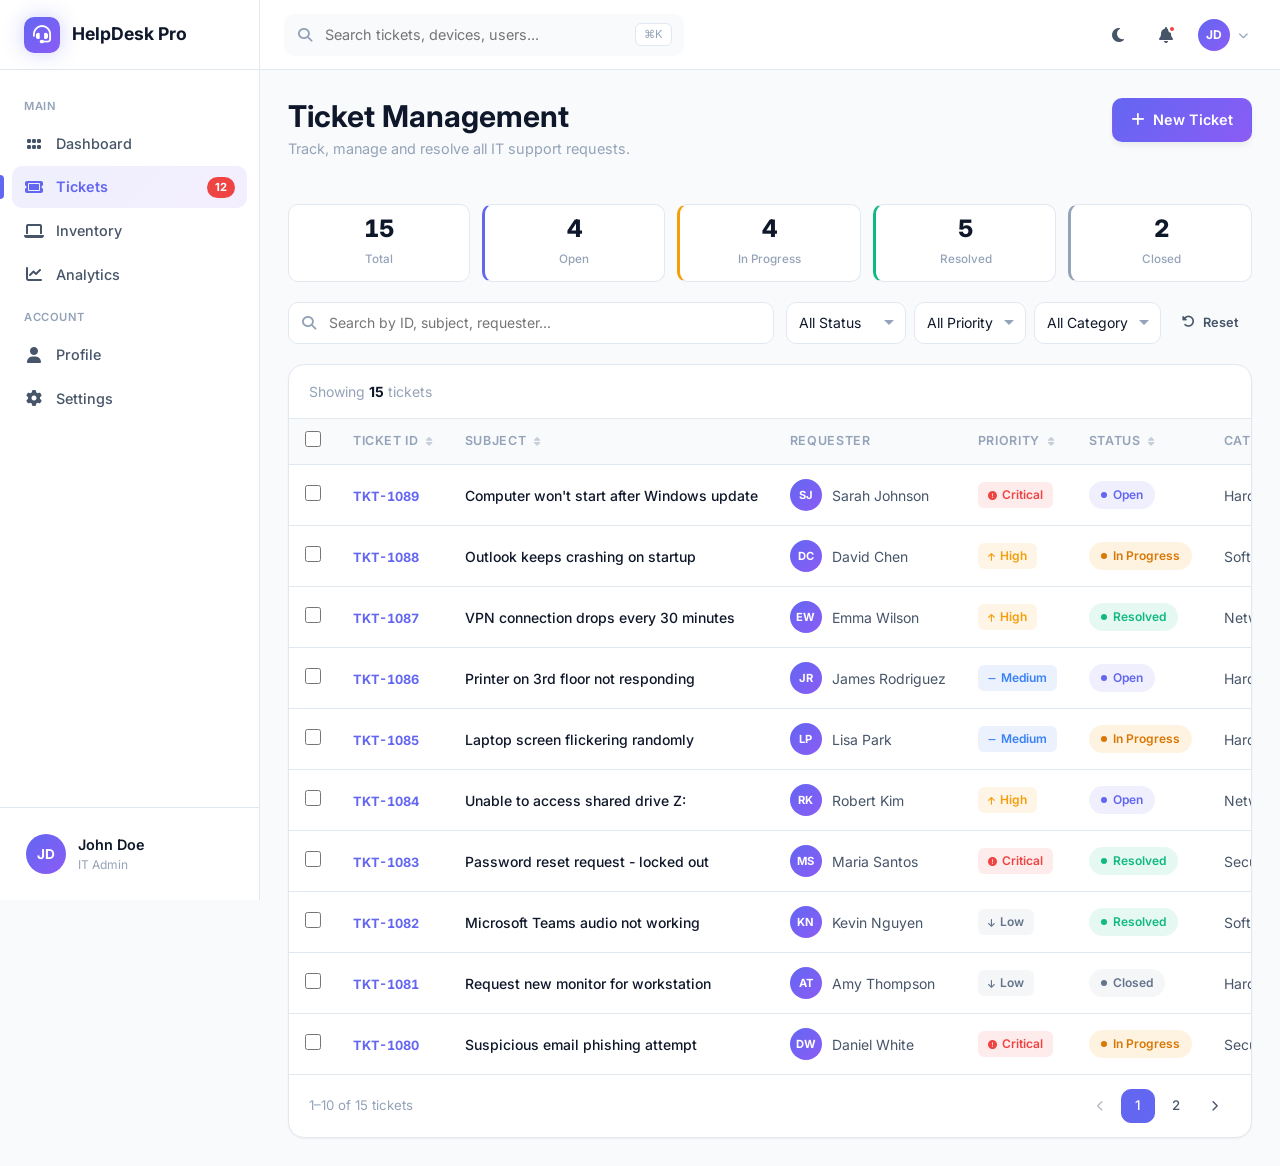
<file: tickets.html>
<!DOCTYPE html>
<html lang="en">
<head>
  <meta charset="UTF-8" />
  <meta name="viewport" content="width=device-width, initial-scale=1.0" />
  <title>IT Helpdesk System | Tickets</title>

  <!-- ===== SEO & Open Graph (Step 11) ===== -->
  <meta property="og:title"       content="IT Helpdesk System — Ticket Management" />
  <meta property="og:description" content="Ticket management page with search, filter, sort, pagination and bulk actions." />
  <meta property="og:type"        content="website" />
  <meta property="og:url"         content="https://youcancallmefah.github.io/it-helpdesk-system/tickets.html" />
  <meta name="twitter:card"        content="summary_large_image" />
  <meta name="twitter:title"       content="IT Helpdesk System — Tickets" />
  <meta name="twitter:description" content="Modern ticket management page built with vanilla JS." />

  <!-- ===== Google Fonts ===== -->
  <link rel="preconnect" href="https://fonts.googleapis.com" />
  <link rel="preconnect" href="https://fonts.gstatic.com" crossorigin />
  <link href="https://fonts.googleapis.com/css2?family=Inter:wght@400;500;600;700;800&display=swap" rel="stylesheet" />

  <!-- ===== Libraries CSS ===== -->
  <link href="https://cdn.jsdelivr.net/npm/bootstrap@5.3.2/dist/css/bootstrap.min.css" rel="stylesheet" />
  <link rel="stylesheet" href="https://cdnjs.cloudflare.com/ajax/libs/font-awesome/6.5.1/css/all.min.css" />
  <link rel="stylesheet" href="https://unpkg.com/aos@2.3.4/dist/aos.css" />

  <!-- ===== Our CSS ===== -->
  <link rel="stylesheet" href="assets/css/themes.css" />
  <link rel="stylesheet" href="assets/css/main.css" />
  <link rel="stylesheet" href="assets/css/layout.css" />
  <link rel="stylesheet" href="assets/css/components.css" />
  <link rel="stylesheet" href="assets/css/animations.css" />
</head>

<body>
<div class="app-container">

  <!-- ========== SIDEBAR (copy จาก index.html) ========== -->
  <aside class="sidebar" id="sidebar">
    <div class="sidebar__logo">
      <div class="sidebar__logo-icon">
        <i class="fa-solid fa-headset"></i>
      </div>
      <span class="sidebar__logo-text">HelpDesk Pro</span>
    </div>

    <nav class="sidebar__nav">
      <div class="sidebar__nav-label">Main</div>

      <a href="index.html" class="sidebar__nav-item">
        <i class="fa-solid fa-grip"></i>
        <span>Dashboard</span>
      </a>

      <a href="tickets.html" class="sidebar__nav-item sidebar__nav-item--active">
        <!-- active เปลี่ยนมาที่ tickets แล้ว -->
        <i class="fa-solid fa-ticket"></i>
        <span>Tickets</span>
        <span class="sidebar__nav-badge">12</span>
      </a>

      <a href="coming-soon.html" class="sidebar__nav-item">
        <i class="fa-solid fa-laptop"></i>
        <span>Inventory</span>
      </a>

      <a href="coming-soon.html" class="sidebar__nav-item">
        <i class="fa-solid fa-chart-line"></i>
        <span>Analytics</span>
      </a>

      <div class="sidebar__nav-label">Account</div>

      <a href="coming-soon.html" class="sidebar__nav-item">
        <i class="fa-solid fa-user"></i>
        <span>Profile</span>
      </a>

      <a href="coming-soon.html" class="sidebar__nav-item">
        <i class="fa-solid fa-gear"></i>
        <span>Settings</span>
      </a>
    </nav>

    <div class="sidebar__footer">
      <div class="sidebar__user">
        <div class="sidebar__avatar">JD</div>
        <div class="sidebar__user-info">
          <div class="sidebar__user-name">John Doe</div>
          <div class="sidebar__user-role">IT Admin</div>
        </div>
      </div>
    </div>
  </aside>

  <!-- ========== MAIN AREA ========== -->
  <div class="main-area">

    <!-- Topbar -->
    <header class="topbar">
      <button class="topbar__toggle" id="sidebarToggle" aria-label="Toggle sidebar">
        <i class="fa-solid fa-bars"></i>
      </button>
      <div class="topbar__search">
        <i class="fa-solid fa-magnifying-glass"></i>
        <input type="text" placeholder="Search tickets, devices, users..." class="topbar__search-input" />
        <kbd class="topbar__search-kbd">⌘K</kbd>
      </div>
      <div class="topbar__actions">
        <button class="topbar__icon-btn" id="themeToggle" aria-label="Toggle theme" data-tooltip="Toggle theme">
          <i class="fa-solid fa-moon"></i>
        </button>
        <button class="topbar__icon-btn topbar__icon-btn--has-badge" aria-label="Notifications" data-tooltip="Notifications">
          <i class="fa-solid fa-bell"></i>
          <span class="topbar__notification-dot"></span>
        </button>
        <div class="topbar__profile">
          <div class="topbar__avatar">JD</div>
          <i class="fa-solid fa-chevron-down topbar__profile-arrow"></i>
        </div>
      </div>
    </header>

    <!-- ========== CONTENT ========== -->
    <main class="content">

      <!-- Page Header -->
      <div class="content__header">
        <div>
          <h1>Ticket Management</h1>
          <p>Track, manage and resolve all IT support requests.</p>
        </div>
        <button class="btn btn-primary" id="newTicketBtn">
          <i class="fa-solid fa-plus"></i>
          <span>New Ticket</span>
        </button>
      </div>

      <!-- ===== Mini Stats Bar ===== -->
      <div class="ticket-stats" data-aos="fade-up">
        <div class="ticket-stat">
          <span class="ticket-stat__value" id="statTotal">0</span>
          <span class="ticket-stat__label">Total</span>
        </div>
        <div class="ticket-stat ticket-stat--open">
          <span class="ticket-stat__value" id="statOpen">0</span>
          <span class="ticket-stat__label">Open</span>
        </div>
        <div class="ticket-stat ticket-stat--progress">
          <span class="ticket-stat__value" id="statProgress">0</span>
          <span class="ticket-stat__label">In Progress</span>
        </div>
        <div class="ticket-stat ticket-stat--resolved">
          <span class="ticket-stat__value" id="statResolved">0</span>
          <span class="ticket-stat__label">Resolved</span>
        </div>
        <div class="ticket-stat ticket-stat--closed">
          <span class="ticket-stat__value" id="statClosed">0</span>
          <span class="ticket-stat__label">Closed</span>
        </div>
      </div>

      <!-- ===== Filter Bar ===== -->
      <div class="filter-bar" data-aos="fade-up" data-aos-delay="100">

        <!-- Search -->
        <div class="filter-bar__search">
          <i class="fa-solid fa-magnifying-glass"></i>
          <input
            type="text"
            id="ticketSearch"
            placeholder="Search by ID, subject, requester..."
            class="filter-bar__input"
          />
        </div>

        <!-- Filters -->
        <div class="filter-bar__filters">

          <select id="statusFilter" class="filter-bar__select">
            <option value="all">All Status</option>
            <option value="open">Open</option>
            <option value="in-progress">In Progress</option>
            <option value="resolved">Resolved</option>
            <option value="closed">Closed</option>
          </select>

          <select id="priorityFilter" class="filter-bar__select">
            <option value="all">All Priority</option>
            <option value="critical">Critical</option>
            <option value="high">High</option>
            <option value="medium">Medium</option>
            <option value="low">Low</option>
          </select>

          <select id="categoryFilter" class="filter-bar__select">
            <option value="all">All Category</option>
            <option value="hardware">Hardware</option>
            <option value="software">Software</option>
            <option value="network">Network</option>
            <option value="security">Security</option>
            <option value="other">Other</option>
          </select>

          <!-- Reset filters button -->
          <button class="btn btn-ghost btn-sm" id="resetFilters">
            <i class="fa-solid fa-rotate-left"></i>
            Reset
          </button>
        </div>
      </div>

      <!-- ===== Ticket Table Card ===== -->
      <div class="table-card" data-aos="fade-up" data-aos-delay="200">

        <!-- Table Header: count + bulk actions -->
        <div class="table-card__header">
          <span class="table-card__count" id="resultCount">
            Showing <strong>0</strong> tickets
          </span>
          <!-- Bulk action bar (จะโชว์เมื่อเลือก checkbox) -->
          <div class="bulk-actions" id="bulkActions" style="display:none;">
            <span class="bulk-actions__count" id="bulkCount">0 selected</span>
            <button class="btn btn-ghost btn-sm">
              <i class="fa-solid fa-user-check"></i> Assign
            </button>
            <button class="btn btn-ghost btn-sm">
              <i class="fa-solid fa-circle-check"></i> Resolve
            </button>
            <button class="btn btn-ghost btn-sm" style="color: var(--color-danger)">
              <i class="fa-solid fa-trash"></i> Delete
            </button>
          </div>
        </div>

        <!-- Table Wrapper (scroll บนมือถือ) -->
        <div class="table-wrapper">
          <table class="ticket-table" id="ticketTable">
            <thead>
              <tr>
                <th class="th-check">
                  <input type="checkbox" id="selectAll" class="table-checkbox" />
                </th>
                <th class="sortable" data-col="id">
                  Ticket ID
                  <i class="fa-solid fa-sort sort-icon"></i>
                </th>
                <th class="sortable" data-col="subject">
                  Subject
                  <i class="fa-solid fa-sort sort-icon"></i>
                </th>
                <th>Requester</th>
                <th class="sortable" data-col="priority">
                  Priority
                  <i class="fa-solid fa-sort sort-icon"></i>
                </th>
                <th class="sortable" data-col="status">
                  Status
                  <i class="fa-solid fa-sort sort-icon"></i>
                </th>
                <th>Category</th>
                <th class="sortable" data-col="date">
                  Date
                  <i class="fa-solid fa-sort sort-icon"></i>
                </th>
                <th class="th-action">Actions</th>
              </tr>
            </thead>
            <tbody id="ticketTableBody">
              <!-- JS จะ inject แถวข้อมูลที่นี่ -->
            </tbody>
          </table>
        </div>

        <!-- Empty State (แสดงเมื่อไม่มีผลลัพธ์) -->
        <div class="empty-state" id="emptyState" style="display:none;">
          <div class="empty-state__icon">
            <i class="fa-solid fa-ticket-simple"></i>
          </div>
          <h3>No tickets found</h3>
          <p>Try adjusting your search or filter criteria.</p>
          <button class="btn btn-secondary btn-sm" id="clearSearch">
            Clear filters
          </button>
        </div>

        <!-- Pagination -->
        <div class="pagination-bar" id="paginationBar">
          <span class="pagination-bar__info" id="paginationInfo"></span>
          <div class="pagination-bar__controls" id="paginationControls"></div>
        </div>

      </div>
      <!-- /.table-card -->

    </main>
  </div>
  <!-- /.main-area -->

</div>
<!-- /.app-container -->

<div class="sidebar-overlay" id="sidebarOverlay"></div>

<!-- ===== Libraries JS ===== -->
<script src="https://code.jquery.com/jquery-3.7.1.min.js"></script>
<script src="https://cdn.jsdelivr.net/npm/bootstrap@5.3.2/dist/js/bootstrap.bundle.min.js"></script>
<script src="https://cdnjs.cloudflare.com/ajax/libs/gsap/3.12.5/gsap.min.js"></script>
<script src="https://unpkg.com/aos@2.3.4/dist/aos.js"></script>

<!-- ===== Our JS ===== -->
<script src="assets/js/config.js"></script>
<script src="assets/js/ui.js"></script>
<script src="assets/js/theme.js"></script>
<script src="assets/js/animations.js"></script>
<script src="assets/js/tickets.js"></script>   <!-- page-specific logic -->
<script src="assets/js/app.js"></script>
</body>
</html>
</file>
<file: assets/css/themes.css>
/* ========================================
   THEME TOKENS - ระบบสีของทั้งระบบ
   ใช้ CSS Variables เพื่อเปลี่ยน theme ได้ง่าย
======================================== */

:root {
    /* :root = element สูงสุดของ HTML (= <html>) ตัวแปรในนี้ใช้ได้ทั้งหน้า */

    /* ===== Brand Colors (สีหลักของแบรนด์) ===== */
    --color-primary: #6366f1;
    /* สีหลัก ม่วงน้ำเงิน Indigo */
    --color-primary-hover: #4f46e5;
    /* สีหลักเข้มขึ้น สำหรับ hover */
    --color-secondary: #8b5cf6;
    /* สีรอง สำหรับ gradient */
    --color-accent: #06b6d4;
    /* สี accent สำหรับ highlight */

    /* ===== Status Colors (สีบอกสถานะ ใช้ใน badge/alert) ===== */
    --color-success: #10b981;
    /* เขียว = สำเร็จ/เปิด */
    --color-warning: #f59e0b;
    /* เหลือง = รอ/เตือน */
    --color-danger: #ef4444;
    /* แดง = error/urgent */
    --color-info: #3b82f6;
    /* ฟ้า = ข้อมูล */

    /* ===== Background Colors (สีพื้นหลัง — Light Mode) ===== */
    --bg-body: #f8fafc;
    /* พื้นหลังหลักของหน้า สีเทาอ่อนมาก */
    --bg-surface: #ffffff;
    /* พื้นของ card, sidebar — สีขาว */
    --bg-elevated: #ffffff;
    /* พื้น modal/dropdown ที่ลอยอยู่ */
    --bg-hover: #f1f5f9;
    /* สีเมื่อ hover ทับ */

    /* ===== Text Colors (สีตัวอักษร) ===== */
    --text-primary: #0f172a;
    /* ตัวอักษรหลัก ดำเข้ม */
    --text-secondary: #475569;
    /* ตัวอักษรรอง เทากลาง */
    --text-muted: #94a3b8;
    /* ตัวอักษรซีด สำหรับ caption */
    --text-on-primary: #ffffff;
    /* ตัวอักษรบนพื้นสีหลัก = ขาว */

    /* ===== Borders & Shadows (เส้นขอบ + เงา) ===== */
    --border-color: #e2e8f0;
    /* สีเส้นขอบ เทาอ่อน */
    --shadow-sm: 0 1px 2px rgba(0, 0, 0, 0.05);
    /* เงาเล็ก */
    --shadow-md: 0 4px 6px -1px rgba(0, 0, 0, 0.07);
    /* เงากลาง */
    --shadow-lg: 0 10px 25px -5px rgba(0, 0, 0, 0.1);
    /* เงาใหญ่ ใช้กับ card */
    --shadow-glow: 0 0 20px rgba(99, 102, 241, 0.3);
    /* เงาเรืองแสง สำหรับ accent */

    /* ===== Layout Sizes (ขนาดของ layout) ===== */
    --sidebar-width: 260px;
    /* ความกว้าง sidebar ตอนเปิด */
    --sidebar-collapsed: 80px;
    /* ความกว้าง sidebar ตอนหด */
    --topbar-height: 70px;
    /* ความสูง topbar */

    /* ===== Border Radius (ความโค้งของมุม) ===== */
    --radius-sm: 6px;
    /* มุมเล็ก ใช้กับ badge */
    --radius-md: 10px;
    /* มุมกลาง ใช้กับ button, input */
    --radius-lg: 16px;
    /* มุมใหญ่ ใช้กับ card */
    --radius-full: 9999px;
    /* วงกลม สำหรับ avatar */

    /* ===== Transitions (จังหวะ animation) ===== */
    --transition-fast: 150ms ease;
    /* เร็ว สำหรับ hover ปุ่ม */
    --transition-base: 250ms ease;
    /* ปกติ สำหรับ transition ทั่วไป */
    --transition-slow: 400ms ease;
    /* ช้า สำหรับ modal, sidebar */

    /* ===== Fonts ===== */
    --font-sans: 'Inter', -apple-system, BlinkMacSystemFont, sans-serif;
    /* -apple-system คือ font ของ Mac, BlinkMacSystemFont คือของ Chrome on Mac
     ถ้าโหลด Inter ไม่ทัน จะ fallback ไปใช้ font ระบบ — ทำให้เว็บไม่กระตุก */
}

/* ========================================
   DARK MODE TOKENS (Step 9)
   เมื่อ <html data-theme="dark"> → ค่าตัวแปรเหล่านี้จะ override ค่าใน :root
   JS จะ set attribute นี้เมื่อผู้ใช้กด toggle หรือ OS เป็น dark
======================================== */

[data-theme="dark"] {

    /* ===== Backgrounds (เข้มขึ้น 3 ระดับ) ===== */
    --bg-body:     #0f172a;    /* เข้มที่สุด สีพื้นหลัง */
    --bg-surface:  #1e293b;    /* กลาง สีพื้น card / sidebar */
    --bg-elevated: #293548;    /* อ่อนกว่านิด สำหรับ dropdown / panel */
    --bg-hover:    #334155;    /* สีเมื่อ hover */

    /* ===== Text (สว่างขึ้น) ===== */
    --text-primary:   #f1f5f9;  /* ตัวหนังสือหลัก ขาวอมเทา */
    --text-secondary: #94a3b8;  /* ตัวหนังสือรอง เทากลาง */
    --text-muted:     #64748b;  /* ตัวหนังสือซีด */

    /* ===== Borders & Shadows (เข้มขึ้น เงาเด่นขึ้น) ===== */
    --border-color: #334155;
    --shadow-sm:    0 1px 2px rgba(0, 0, 0, 0.4);
    --shadow-md:    0 4px 6px -1px rgba(0, 0, 0, 0.5);
    --shadow-lg:    0 10px 25px -5px rgba(0, 0, 0, 0.6);
    --shadow-glow:  0 0 20px rgba(99, 102, 241, 0.45);
    /* Brand colors (primary, success, warning, danger) ไม่ต้องเปลี่ยน
       เพราะ Indigo/Green/Yellow/Red ใช้ได้ทั้ง light และ dark */
}

/* ========================================
   SMOOTH THEME TRANSITION (Step 9)
   ทำให้การสลับ theme ดูลื่น ไม่กระโดด
   เพิ่ม transition ให้ element หลักที่ "เปลี่ยนสี" เมื่อสลับ theme
======================================== */

body,
.sidebar,
.topbar,
.stat-card,
.chart-card,
.table-card,
.ticket-stat,
.filter-bar__input,
.filter-bar__select,
.notification-panel,
.toast {
    transition:
        background-color 0.3s ease,
        border-color     0.3s ease,
        color            0.3s ease,
        box-shadow       0.3s ease;
    /* transition หลายค่าพร้อมกัน — ใช้ , คั่น */
}
</file>
<file: assets/css/main.css>
/* ========================================
   GLOBAL RESET & BASE STYLES
   ตั้งค่าพื้นฐานของทุก element
======================================== */

*,
*::before,
*::after {
    /* * = ทุก element, ::before/::after = pseudo elements */
    margin: 0;
    /* ลบ margin default ของ browser */
    padding: 0;
    /* ลบ padding default */
    box-sizing: border-box;
    /* ทำให้ width = ขนาดจริงรวม padding+border */
}

html {
    scroll-behavior: smooth;
    /* ทำให้ scroll นุ่ม (เช่นเวลาคลิก anchor) */
    font-size: 16px;
    /* ตั้งขนาด font หลัก = 1rem = 16px */
}

body {
    font-family: var(--font-sans);
    /* ใช้ font จากตัวแปร (Inter) */
    background-color: var(--bg-body);
    /* สีพื้นหลังจาก theme */
    color: var(--text-primary);
    /* สีตัวอักษรหลัก */
    line-height: 1.5;
    /* ระยะห่างระหว่างบรรทัด 1.5 เท่า อ่านสบาย */
    -webkit-font-smoothing: antialiased;
    /* ทำให้ font ดูคมชัดบน Mac/iOS */
    min-height: 100vh;
    /* ความสูงอย่างน้อย = ความสูงหน้าจอ */
    overflow-x: hidden;
    /* ห้าม scroll แนวนอน — กัน layout พังตอน responsive */
}

/* ===== Typography (รูปแบบตัวอักษร) ===== */
h1,
h2,
h3,
h4,
h5,
h6 {
    font-weight: 700;
    /* หัวข้อหนาทุกระดับ */
    line-height: 1.2;
    /* หัวข้อให้แน่นกว่าตัวเนื้อ */
    color: var(--text-primary);
}

h1 {
    font-size: 1.875rem;
}

/* 30px */
h2 {
    font-size: 1.5rem;
}

/* 24px */
h3 {
    font-size: 1.25rem;
}

/* 20px */
h4 {
    font-size: 1.125rem;
}

/* 18px */
h5 {
    font-size: 1rem;
}

/* 16px */
h6 {
    font-size: 0.875rem;
}

/* 14px */

p {
    color: var(--text-secondary);
    /* paragraph สีรอง */
}

a {
    color: var(--color-primary);
    /* ลิงก์สีหลัก */
    text-decoration: none;
    /* ลบเส้นใต้ default */
    transition: color var(--transition-fast);
    /* เปลี่ยนสีนุ่มๆ ตอน hover */
}

a:hover {
    color: var(--color-primary-hover);
    /* hover เข้มขึ้น */
}

button {
    font-family: inherit;
    /* ใช้ font เดียวกับ parent — กัน button ใช้ Times New Roman */
    cursor: pointer;
    /* mouse pointer เปลี่ยนเป็นนิ้วชี้ */
    border: none;
    /* ลบขอบ default ของ button */
    background: none;
    /* ลบพื้นหลังเทาๆ default */
}

img {
    max-width: 100%;
    /* รูปไม่ล้น container — สำคัญสำหรับ responsive */
    display: block;
    /* ลบช่องว่างใต้รูปที่ browser ใส่ default */
}

/* ===== Custom Scrollbar (scrollbar สวยๆ ดู modern) ===== */
::-webkit-scrollbar {
    width: 8px;
    /* ความกว้าง scrollbar */
    height: 8px;
}

::-webkit-scrollbar-track {
    background: transparent;
    /* รางใส */
}

::-webkit-scrollbar-thumb {
    background: var(--border-color);
    /* แกน scrollbar สีเทาอ่อน */
    border-radius: var(--radius-full);
    /* มุมโค้งเต็มที่ */
}

::-webkit-scrollbar-thumb:hover {
    background: var(--text-muted);
    /* hover เข้มขึ้น */
}
/* Search highlight */
mark {
  background: rgba(99, 102, 241, 0.2);    /* highlight สีม่วงอ่อน */
  color: var(--color-primary);
  border-radius: 2px;
  padding: 0 1px;
  font-weight: 600;
}
</file>
<file: assets/css/layout.css>
/* ========================================
   APP LAYOUT - โครงสร้างหลักของแอป
======================================== */

.app-container {
    display: flex;
    /* ใช้ flexbox จัด sidebar+main ในแนวนอน */
    min-height: 100vh;
    /* สูงเต็มจอ */
}

/* ========================================
   SIDEBAR
======================================== */

.sidebar {
    width: var(--sidebar-width);
    /* ความกว้างจากตัวแปร (260px) */
    background: var(--bg-surface);
    /* พื้นหลังขาว */
    border-right: 1px solid var(--border-color);
    /* เส้นขอบขวา */
    display: flex;
    /* flex แนวตั้ง */
    flex-direction: column;
    /* เรียงลูกจากบนลงล่าง */
    position: fixed;
    /* lock อยู่กับที่ ไม่ scroll ตาม */
    top: 0;
    /* ติดบน */
    left: 0;
    /* ติดซ้าย */
    height: 100vh;
    /* สูงเต็มจอ */
    z-index: 100;
    /* ลอยอยู่ชั้นบน — สำคัญตอนเปิดบนมือถือ */
    transition: transform var(--transition-slow);
    /* animation ตอนเปิด/ปิด */
}

/* ----- Logo ----- */
.sidebar__logo {
    display: flex;
    /* icon + text เรียงแนวนอน */
    align-items: center;
    /* จัดให้ตรงกลางแนวตั้ง */
    gap: 12px;
    /* ช่องว่างระหว่าง icon กับ text */
    padding: 20px 24px;
    /* บน-ล่าง 20px, ซ้าย-ขวา 24px */
    border-bottom: 1px solid var(--border-color);
    height: var(--topbar-height);
    /* สูงเท่า topbar เพื่อให้ตรงกัน */
}

.sidebar__logo-icon {
    width: 36px;
    height: 36px;
    border-radius: var(--radius-md);
    background: linear-gradient(135deg, var(--color-primary), var(--color-secondary));
    /* gradient ม่วงเอียง 135 องศา */
    display: flex;
    align-items: center;
    justify-content: center;
    /* จัด icon ให้อยู่กลางทั้ง 2 แกน */
    color: white;
    font-size: 18px;
    box-shadow: var(--shadow-glow);
    /* เงาเรืองแสง — premium feel */
}

.sidebar__logo-text {
    font-weight: 700;
    font-size: 1.1rem;
    color: var(--text-primary);
}

/* ----- Nav Menu ----- */
.sidebar__nav {
    flex: 1;
    /* ดันให้ขยายเต็มพื้นที่ที่เหลือ ดัน footer ลงล่าง */
    padding: 16px 12px;
    overflow-y: auto;
    /* ถ้าเมนูเยอะ ให้ scroll ได้ */
}

.sidebar__nav-label {
    font-size: 0.7rem;
    font-weight: 600;
    text-transform: uppercase;
    /* ตัวพิมพ์ใหญ่ทั้งหมด */
    letter-spacing: 0.05em;
    /* เพิ่มระยะระหว่างตัวอักษร — modern look */
    color: var(--text-muted);
    padding: 12px 12px 8px;
}

.sidebar__nav-item {
    display: flex;
    align-items: center;
    gap: 12px;
    padding: 10px 12px;
    border-radius: var(--radius-md);
    color: var(--text-secondary);
    font-weight: 500;
    font-size: 0.9rem;
    transition: all var(--transition-fast);
    /* hover นุ่มๆ */
    position: relative;
    /* เพื่อใช้กับ badge ที่ absolute */
    margin-bottom: 2px;
}

.sidebar__nav-item:hover {
    background: var(--bg-hover);
    /* hover เปลี่ยนพื้นหลังเทาอ่อน */
    color: var(--text-primary);
}

.sidebar__nav-item i {
    width: 20px;
    /* fix ขนาด icon ให้เท่ากันทุกตัว — จัดเรียงสวย */
    text-align: center;
    font-size: 16px;
}

.sidebar__nav-item--active {
    background: linear-gradient(135deg,
            rgba(99, 102, 241, 0.1),
            /* สีหลักโปร่ง 10% */
            rgba(139, 92, 246, 0.1));
    color: var(--color-primary);
    font-weight: 600;
}

.sidebar__nav-item--active::before {
    /* ::before = สร้าง element หลอกก่อน content */
    content: '';
    /* ต้องมี content แม้จะว่าง */
    position: absolute;
    left: -12px;
    /* ออกไปทางซ้ายเล็กน้อย */
    top: 50%;
    transform: translateY(-50%);
    /* จัดกลางแนวตั้ง */
    width: 4px;
    height: 24px;
    background: var(--color-primary);
    border-radius: 0 4px 4px 0;
    /* มน 3 มุม */
}

.sidebar__nav-badge {
    margin-left: auto;
    /* ดันไปขวาสุดของแถว */
    background: var(--color-danger);
    color: white;
    font-size: 0.7rem;
    font-weight: 700;
    padding: 2px 8px;
    border-radius: var(--radius-full);
    min-width: 22px;
    text-align: center;
}

/* ----- Sidebar Footer ----- */
.sidebar__footer {
    padding: 16px;
    border-top: 1px solid var(--border-color);
}

.sidebar__user {
    display: flex;
    align-items: center;
    gap: 12px;
    padding: 10px;
    border-radius: var(--radius-md);
    transition: background var(--transition-fast);
}

.sidebar__user:hover {
    background: var(--bg-hover);
    cursor: pointer;
}

.sidebar__avatar {
    width: 40px;
    height: 40px;
    border-radius: var(--radius-full);
    /* วงกลม */
    background: linear-gradient(135deg, var(--color-primary), var(--color-secondary));
    color: white;
    display: flex;
    align-items: center;
    justify-content: center;
    font-weight: 700;
    font-size: 0.85rem;
}

.sidebar__user-name {
    font-weight: 600;
    font-size: 0.9rem;
    color: var(--text-primary);
}

.sidebar__user-role {
    font-size: 0.75rem;
    color: var(--text-muted);
}

/* ========================================
   MAIN AREA (ทุกอย่างยกเว้น sidebar)
======================================== */

.main-area {
    flex: 1;
    /* ขยายเต็มพื้นที่ที่เหลือ */
    margin-left: var(--sidebar-width);
    /* เว้นที่ให้ sidebar (เพราะ sidebar เป็น fixed) */
    display: flex;
    flex-direction: column;
    min-width: 0;
    /* fix bug flexbox ที่ทำให้ overflow */
}

/* ========================================
   TOPBAR
======================================== */

.topbar {
    height: var(--topbar-height);
    background: var(--bg-surface);
    border-bottom: 1px solid var(--border-color);
    display: flex;
    align-items: center;
    gap: 16px;
    padding: 0 24px;
    position: sticky;
    /* ติดบนตอน scroll */
    top: 0;
    z-index: 50;
    /* ลอยอยู่ใต้ sidebar */
    backdrop-filter: blur(10px);
    /* glassmorphism — เบลอสิ่งที่อยู่ข้างหลัง */
}

.topbar__toggle {
    display: none;
    /* ซ่อนบน desktop — แสดงเฉพาะ mobile */
    width: 40px;
    height: 40px;
    border-radius: var(--radius-md);
    color: var(--text-secondary);
    font-size: 18px;
}

.topbar__toggle:hover {
    background: var(--bg-hover);
}

/* ----- Search ----- */
.topbar__search {
    flex: 1;
    /* ขยายเต็ม */
    max-width: 400px;
    /* แต่ไม่เกิน 400px */
    position: relative;
    display: flex;
    align-items: center;
}

.topbar__search i {
    position: absolute;
    left: 14px;
    color: var(--text-muted);
    font-size: 14px;
    pointer-events: none;
    /* คลิกทะลุ icon ไปโดน input */
}

.topbar__search-input {
    width: 100%;
    height: 42px;
    background: var(--bg-body);
    border: 1px solid transparent;
    /* ขอบใส — จะเปลี่ยนตอน focus */
    border-radius: var(--radius-md);
    padding: 0 60px 0 40px;
    /* เผื่อที่ icon ซ้าย + kbd ขวา */
    font-size: 0.9rem;
    color: var(--text-primary);
    transition: all var(--transition-fast);
    font-family: inherit;
}

.topbar__search-input:focus {
    outline: none;
    /* ลบเส้นน้ำเงิน default ของ browser */
    background: var(--bg-surface);
    border-color: var(--color-primary);
    /* ขอบเป็นสีหลักตอน focus */
    box-shadow: 0 0 0 3px rgba(99, 102, 241, 0.1);
    /* glow รอบๆ — modern */
}

.topbar__search-kbd {
    position: absolute;
    right: 12px;
    background: var(--bg-surface);
    border: 1px solid var(--border-color);
    border-radius: var(--radius-sm);
    padding: 2px 8px;
    font-size: 0.7rem;
    color: var(--text-muted);
    font-family: var(--font-sans);
}

/* ----- Topbar Actions ----- */
.topbar__actions {
    display: flex;
    align-items: center;
    gap: 8px;
    margin-left: auto;
    /* ดันไปขวาสุด */
}

.topbar__icon-btn {
    width: 40px;
    height: 40px;
    border-radius: var(--radius-md);
    display: flex;
    align-items: center;
    justify-content: center;
    color: var(--text-secondary);
    position: relative;
    transition: all var(--transition-fast);
}

.topbar__icon-btn:hover {
    background: var(--bg-hover);
    color: var(--text-primary);
}

.topbar__notification-dot {
    position: absolute;
    top: 10px;
    right: 10px;
    width: 8px;
    height: 8px;
    background: var(--color-danger);
    border-radius: var(--radius-full);
    border: 2px solid var(--bg-surface);
    /* ขอบสีพื้นหลัง — ให้ดูเหมือนเจาะออกมา */
}

.topbar__profile {
    display: flex;
    align-items: center;
    gap: 8px;
    padding: 4px 8px 4px 4px;
    border-radius: var(--radius-md);
    cursor: pointer;
    transition: background var(--transition-fast);
}

.topbar__profile:hover {
    background: var(--bg-hover);
}

.topbar__avatar {
    width: 32px;
    height: 32px;
    border-radius: var(--radius-full);
    background: linear-gradient(135deg, var(--color-primary), var(--color-secondary));
    color: white;
    display: flex;
    align-items: center;
    justify-content: center;
    font-weight: 700;
    font-size: 0.75rem;
}

.topbar__profile-arrow {
    font-size: 10px;
    color: var(--text-muted);
}

/* ========================================
   CONTENT AREA
======================================== */

.content {
    flex: 1;
    padding: 28px;
    overflow-y: auto;
    /* scroll ได้ถ้าเนื้อหายาว */
}

.content__header {
    display: flex;
    justify-content: space-between;
    /* หัวข้อซ้าย ปุ่มขวา */
    align-items: flex-start;
    margin-bottom: 28px;
    gap: 16px;
    flex-wrap: wrap;
    /* wrap ลงบรรทัดใหม่ถ้าจอแคบ */
}

.content__header h1 {
    margin-bottom: 4px;
}

.content__header p {
    color: var(--text-muted);
    font-size: 0.9rem;
}

.content__placeholder {
    background: var(--bg-surface);
    border: 2px dashed var(--border-color);
    border-radius: var(--radius-lg);
    padding: 80px 20px;
    text-align: center;
    color: var(--text-muted);
}

/* ========================================
   SIDEBAR OVERLAY (สำหรับ mobile)
======================================== */

.sidebar-overlay {
    display: none;
    /* ซ่อนตลอด ยกเว้นตอนเปิด sidebar บนมือถือ */
    position: fixed;
    inset: 0;
    /* = top:0 right:0 bottom:0 left:0 */
    background: rgba(0, 0, 0, 0.5);
    /* ดำโปร่ง 50% */
    z-index: 99;
    /* ใต้ sidebar แต่อยู่บน content */
    backdrop-filter: blur(2px);
}

.sidebar-overlay.is-active {
    display: block;
    /* แสดงเมื่อ sidebar เปิดบนมือถือ */
}

/* ========================================
   RESPONSIVE BREAKPOINTS
   เขียนแบบ Mobile-First ก็จริง แต่ sidebar ปกติคือ desktop-first
   เพราะ dashboard ส่วนใหญ่ใช้บน desktop
======================================== */

/* ===== Tablet (≤ 992px) ===== */
@media (max-width: 992px) {
    .sidebar {
        transform: translateX(-100%);
        /* ซ่อนออกไปทางซ้าย */
    }

    .sidebar.is-open {
        transform: translateX(0);
        /* เปิด: เลื่อนกลับมา */
        box-shadow: var(--shadow-lg);
        /* เงาเพิ่ม เพื่อให้ดูลอย */
    }

    .main-area {
        margin-left: 0;
        /* ไม่ต้องเว้นที่ให้ sidebar อีก */
    }

    .topbar__toggle {
        display: flex;
        /* แสดงปุ่ม menu */
    }
}

/* ===== Phone (≤ 768px) ===== */
@media (max-width: 768px) {
    .content {
        padding: 20px 16px;
        /* ลด padding บนมือถือ */
    }

    .topbar {
        padding: 0 16px;
    }

    .topbar__search-kbd {
        display: none; /* ซ่อน ⌘K บนมือถือ */
    }

    .topbar__profile span,
    .topbar__profile-arrow {
        display: none;    /* แสดงแค่ avatar */
    }
}

/* ===== Small Phone (≤ 576px) ===== */
@media (max-width: 576px) {
    .topbar__search {
        display: none;
        /* ซ่อน search บนจอเล็กมาก */
    }

    .content__header {
        flex-direction: column;
        /* หัวข้อกับปุ่ม เรียงลงล่างกัน */
        align-items: stretch;
    }
}
</file>
<file: assets/css/components.css>
/* ========================================
   BUTTONS
======================================== */

.btn {
  display: inline-flex;
  /* flex แต่ไม่ขึ้นบรรทัดใหม่ */
  align-items: center;
  justify-content: center;
  gap: 8px;
  /* ช่องว่างระหว่าง icon กับ text */
  padding: 10px 18px;
  border-radius: var(--radius-md);
  font-size: 0.9rem;
  font-weight: 600;
  font-family: inherit;
  cursor: pointer;
  transition: all var(--transition-fast);
  white-space: nowrap;
  /* text ไม่ตัดบรรทัด */
  border: 1px solid transparent;
}

.btn:active {
  transform: scale(0.97);
  /* ปุ่มยุบเล็กตอนคลิก — feedback ที่ดี */
}

/* ----- Primary Button (ปุ่มหลัก) ----- */
.btn-primary {
  background: linear-gradient(135deg, var(--color-primary), var(--color-secondary));
  color: white;
  box-shadow: var(--shadow-md);
}

.btn-primary:hover {
  box-shadow: var(--shadow-glow);
  /* hover แล้วมีเงาเรืองแสง */
  transform: translateY(-1px);
  /* ยกขึ้น 1px — depth illusion */
}

/* ----- Secondary Button ----- */
.btn-secondary {
  background: var(--bg-surface);
  color: var(--text-primary);
  border-color: var(--border-color);
}

.btn-secondary:hover {
  background: var(--bg-hover);
  border-color: var(--text-muted);
}

/* ----- Ghost Button (โปร่ง) ----- */
.btn-ghost {
  background: transparent;
  color: var(--text-secondary);
}

.btn-ghost:hover {
  background: var(--bg-hover);
  color: var(--text-primary);
}

/* ----- Button Sizes ----- */
.btn-sm {
  padding: 6px 12px;
  font-size: 0.8rem;
}

.btn-lg {
  padding: 14px 24px;
  font-size: 1rem;
}

/* ========================================
   STATS GRID - แถวของ stat cards
======================================== */

.stats-grid {
  display: grid;
  /* ใช้ CSS Grid */
  grid-template-columns: repeat(auto-fit, minmax(240px, 1fr));
  /* auto responsive */
  /* auto-fit  = ใส่ column ให้พอดีพื้นที่
     minmax    = แต่ละ column ต้อง ≥240px และขยายเต็มได้ (1fr)
     ผลลัพธ์: จอใหญ่ = 4 cards, จอกลาง = 2 cards, มือถือ = 1 card อัตโนมัติ */
  gap: 20px;
  /* ระยะห่างระหว่าง card */
  margin-bottom: 28px;
}

/* ========================================
   STAT CARD - การ์ดสถิติแต่ละใบ
======================================== */

.stat-card {
  position: relative;
  /* เพื่อให้ ::before ลอยทับได้ */
  background: var(--bg-surface);
  /* พื้นหลังขาว */
  border-radius: var(--radius-lg);
  /* มุมโค้ง 16px */
  padding: 24px;
  box-shadow: var(--shadow-sm);
  /* เงาเล็กตอนปกติ */
  transition: all var(--transition-base);
  /* animate ทุกอย่างที่เปลี่ยน 250ms */
  overflow: hidden;
  /* ครอบ ::before ไม่ให้ทะลุออก */
  border: 1px solid var(--border-color);
  cursor: pointer;
}

/* ----- Hover Lift Effect (สำคัญ! premium feel) ----- */
.stat-card:hover {
  transform: translateY(-4px);
  /* ยกขึ้น 4px */
  box-shadow: var(--shadow-lg);
  /* เงาใหญ่ขึ้น */
  border-color: transparent;
  /* ขอบหายไป (ถูกแทนที่ด้วยเงา) */
}

/* ----- Top accent bar (แถบสีบนหัว card) ----- */
.stat-card::before {
  content: '';
  /* element หลอก */
  position: absolute;
  top: 0;
  left: 0;
  right: 0;
  height: 4px;
  /* แถบสูง 4px ด้านบนสุด */
  background: linear-gradient(90deg, var(--card-color-start), var(--card-color-end));
  /* gradient จากซ้ายไปขวา ใช้ตัวแปรท้องถิ่นของ card */
  opacity: 0;
  /* ซ่อนตอนแรก */
  transition: opacity var(--transition-base);
}

.stat-card:hover::before {
  opacity: 1;
  /* hover แล้วโผล่ */
}

/* ----- Card Variants (แต่ละสี ใช้ตัวแปรท้องถิ่น) ----- */
.stat-card--primary {
  --card-color-start: #6366f1;
  /* ตัวแปรท้องถิ่นของ card ใบนี้ */
  --card-color-end: #8b5cf6;
  /* ::before จะไปอ่านค่านี้ */
}

.stat-card--warning {
  --card-color-start: #f59e0b;
  --card-color-end: #ef4444;
}

.stat-card--success {
  --card-color-start: #10b981;
  --card-color-end: #06b6d4;
}

.stat-card--info {
  --card-color-start: #3b82f6;
  --card-color-end: #8b5cf6;
}

/* ----- Icon Container (กรอบ icon gradient) ----- */
.stat-card__icon {
  width: 48px;
  height: 48px;
  border-radius: var(--radius-md);
  background: linear-gradient(135deg, var(--card-color-start), var(--card-color-end));
  /* gradient ใช้ตัวแปรท้องถิ่นของ card variant */
  display: flex;
  align-items: center;
  justify-content: center;
  color: white;
  font-size: 20px;
  margin-bottom: 20px;
  box-shadow: 0 8px 16px -4px var(--card-color-start);
  /* เงาสีเดียวกับ gradient — premium */
  transition: transform var(--transition-base);
}

.stat-card:hover .stat-card__icon {
  transform: scale(1.1) rotate(-5deg);
  /* hover card แล้ว icon ขยาย+เอียง */
}

/* ----- Card Text ----- */
.stat-card__label {
  font-size: 0.85rem;
  color: var(--text-muted);
  font-weight: 500;
  margin-bottom: 6px;
}

.stat-card__value {
  font-size: 2rem;
  /* 32px ตัวเลขใหญ่เป็นพระเอก */
  font-weight: 800;
  /* extra bold */
  color: var(--text-primary);
  line-height: 1;
  /* แน่น ไม่หย่อน */
  margin-bottom: 12px;
  font-variant-numeric: tabular-nums;
  /* ตัวเลขกว้างเท่ากัน — ไม่กระตุกตอนนับ! */
  display: flex;
  /* เพื่อให้ unit อยู่ในแถวเดียวกัน */
  align-items: baseline;
  /* จัดให้ baseline ตรงกัน */
  gap: 2px;
}

.stat-card__unit {
  font-size: 1.2rem;
  /* unit เล็กกว่าเลข */
  font-weight: 600;
  color: var(--text-muted);
}

/* ----- Trend Indicator (ลูกศรขึ้น/ลง + เปอร์เซ็น) ----- */
.stat-card__trend {
  display: flex;
  align-items: center;
  gap: 6px;
  font-size: 0.8rem;
  font-weight: 600;
}

.stat-card__trend--up {
  color: var(--color-success);
  /* ขึ้น = เขียว */
}

.stat-card__trend--down {
  color: var(--color-danger);
  /* ลง = แดง */
}

.stat-card__trend i {
  font-size: 11px;
}

.stat-card__trend-label {
  color: var(--text-muted);
  /* "vs last month" สีซีด */
  font-weight: 400;
}

/* ----- Decorative blob (วงกลมจางๆ ที่มุม) ----- */
.stat-card::after {
  content: '';
  position: absolute;
  right: -40px;
  bottom: -40px;
  width: 140px;
  height: 140px;
  border-radius: 50%;
  background: linear-gradient(135deg, var(--card-color-start), var(--card-color-end));
  opacity: 0.05;
  /* โปร่งมาก แค่จางๆ ให้ดูมีดีไซน์ */
  transition: opacity var(--transition-base);
  pointer-events: none;
  /* ไม่ให้ blok hover */
}

.stat-card:hover::after {
  opacity: 0.1;
  /* hover แล้วชัดขึ้นนิดหน่อย */
}

/* ========================================
   CHARTS GRID LAYOUT
======================================== */

.charts-grid {
  display: grid;
  grid-template-columns: 1fr 340px;
  /* ซ้ายขยายเต็ม, ขวาคงที่ 340px */
  gap: 20px;
}

.charts-grid--secondary {
  grid-template-columns: 1fr 1fr;
  /* แบ่งครึ่งเท่ากัน */
}

/* Tablet: stack เป็น 1 column */
@media (max-width: 1100px) {

  .charts-grid,
  .charts-grid--secondary {
    grid-template-columns: 1fr;
    /* ซ้อนกันแนวตั้ง */
  }
}

/* ========================================
   CHART CARD
======================================== */

.chart-card {
  background: var(--bg-surface);
  border-radius: var(--radius-lg);
  border: 1px solid var(--border-color);
  box-shadow: var(--shadow-sm);
  padding: 20px;
  transition: box-shadow var(--transition-base);
}

.chart-card:hover {
  box-shadow: var(--shadow-md);
  /* hover แค่เงา ไม่ lift เพราะมี chart ข้างใน */
}

.chart-card__header {
  display: flex;
  justify-content: space-between;
  align-items: flex-start;
  margin-bottom: 20px;
  gap: 12px;
  flex-wrap: wrap;
}

.chart-card__title {
  font-size: 1rem;
  font-weight: 700;
  color: var(--text-primary);
  margin-bottom: 2px;
}

.chart-card__subtitle {
  font-size: 0.78rem;
  color: var(--text-muted);
}

.chart-card__body {
  position: relative;
  width: 100%;
}

.chart-card__body--center {
  display: flex;
  justify-content: center;
  /* doughnut จัดกลาง */
}

/* กำหนด height ที่ wrapper ไม่ใช่ canvas โดยตรง */
.chart-card--large .chart-card__body {
  height: 240px;
  /* บังคับความสูง line chart พอดี ไม่มีที่ว่าง */
}

.charts-grid--secondary .chart-card:first-child .chart-card__body {
  height: 220px;
  /* bar chart */
}

/* canvas fill ตาม wrapper เอง */
#trendChart,
#deptChart {
  display: block;
  /* ลบช่องว่างใต้ canvas ที่ browser ใส่ default */
}

/* wrapper สี่เหลี่ยมจัตุรัสคงที่ */
.doughnut-wrapper {
  position: relative;
  /* Chart.js ต้องการ position relative ของ container */
  width: 200px;
  /* กำหนดที่ wrapper ไม่ใช่ canvas โดยตรง */
  height: 200px;
  /* สี่เหลี่ยมจัตุรัส = วงกลมสมบูรณ์ */
  flex-shrink: 0;
  /* ไม่ให้ยุบตัวใน flex container */
}

/* ปล่อยให้ canvas fill ตาม wrapper เอง */
#statusChart {
  display: block;
  /* ลบช่องว่างใต้ canvas */
}

/* ========================================
   CHART FILTER TABS
======================================== */

.chart-tabs {
  display: flex;
  background: var(--bg-body);
  border-radius: var(--radius-md);
  padding: 3px;
  gap: 2px;
}

.chart-tab {
  padding: 5px 12px;
  border-radius: calc(var(--radius-md) - 2px);
  /* เล็กกว่า container นิดหน่อย */
  font-size: 0.78rem;
  font-weight: 600;
  color: var(--text-muted);
  transition: all var(--transition-fast);
  background: transparent;
}

.chart-tab:hover {
  color: var(--text-primary);
}

.chart-tab--active {
  background: var(--bg-surface);
  /* ขาวบน gray = selected */
  color: var(--color-primary);
  box-shadow: var(--shadow-sm);
}

/* ========================================
   CUSTOM CHART LEGEND
======================================== */

.chart-legend {
  display: flex;
  flex-direction: column;
  gap: 8px;
  margin-top: 16px;
  padding-top: 16px;
  border-top: 1px solid var(--border-color);
}

.chart-legend__item {
  display: flex;
  align-items: center;
  justify-content: space-between;
  font-size: 0.83rem;
}

.chart-legend__label {
  display: flex;
  align-items: center;
  gap: 8px;
  color: var(--text-secondary);
}

.chart-legend__dot {
  width: 10px;
  height: 10px;
  border-radius: 3px;
  /* สี่เหลี่ยมมนเล็กๆ ดู modern กว่าวงกลม */
  flex-shrink: 0;
  /* ไม่ให้ dot ยุบเมื่อ flex */
}

.chart-legend__value {
  font-weight: 700;
  color: var(--text-primary);
}

.chart-legend__pct {
  font-size: 0.75rem;
  color: var(--text-muted);
  margin-left: 4px;
}

/* ========================================
   LIVE BADGE (จุดเขียวกระพริบ)
======================================== */

.badge-live {
  display: inline-flex;
  align-items: center;
  gap: 6px;
  background: rgba(16, 185, 129, 0.1);
  /* เขียวโปร่ง 10% */
  color: var(--color-success);
  font-size: 0.75rem;
  font-weight: 600;
  padding: 4px 10px;
  border-radius: var(--radius-full);
}

.badge-live__dot {
  width: 7px;
  height: 7px;
  background: var(--color-success);
  border-radius: 50%;
  animation: pulse-dot 2s infinite;
  /* กระพริบ! */
}

@keyframes pulse-dot {

  0%,
  100% {
    opacity: 1;
    transform: scale(1);
  }

  50% {
    opacity: 0.4;
    transform: scale(0.7);
  }
}

/* ========================================
   ACTIVITY FEED
======================================== */

.activity-feed {
  display: flex;
  flex-direction: column;
  gap: 0;
  max-height: 270px;
  overflow-y: auto;

}

.activity-item {
  display: flex;
  align-items: flex-start;
  gap: 12px;
  padding: 12px 4px 12px 4px;
  border-bottom: 1px solid var(--border-color);
  transition: background var(--transition-fast);
}

.activity-item:last-child {
  border-bottom: none;
  /* item สุดท้ายไม่มีเส้น */
}

.activity-item__icon {
  width: 34px;
  height: 34px;
  border-radius: var(--radius-md);
  display: flex;
  align-items: center;
  justify-content: center;
  font-size: 13px;
  flex-shrink: 0;
  /* icon ไม่ยุบ */
}

.activity-item__icon--create {
  background: rgba(99, 102, 241, 0.1);
  color: var(--color-primary);
}

.activity-item__icon--resolve {
  background: rgba(16, 185, 129, 0.1);
  color: var(--color-success);
}

.activity-item__icon--update {
  background: rgba(245, 158, 11, 0.1);
  color: var(--color-warning);
}

.activity-item__icon--assign {
  background: rgba(59, 130, 246, 0.1);
  color: var(--color-info);
}

.activity-item__body {
  flex: 1;
  min-width: 0;
  /* fix ข้อความล้น */
}

.activity-item__text {
  font-size: 0.83rem;
  color: var(--text-secondary);
  line-height: 1.4;
  white-space: nowrap;
  overflow: hidden;
  text-overflow: ellipsis;
  /* ตัดด้วย ... ถ้ายาวเกิน */
}

.activity-item__text strong {
  color: var(--text-primary);
  font-weight: 600;
}

.activity-item__time {
  font-size: 0.73rem;
  color: var(--text-muted);
  margin-top: 3px;
}

/* ========================================
   TICKET STATS BAR
======================================== */

.ticket-stats {
  display: flex;
  gap: 12px;
  margin-bottom: 20px;
  flex-wrap: wrap;
  /* wrap บนมือถือ */
}

.ticket-stat {
  flex: 1;
  /* แบ่งพื้นที่เท่าๆ กัน */
  min-width: 80px;
  background: var(--bg-surface);
  border: 1px solid var(--border-color);
  border-radius: var(--radius-md);
  padding: 12px 16px;
  text-align: center;
  transition: all var(--transition-fast);
  cursor: default;
}

.ticket-stat:hover {
  border-color: var(--color-primary);
  transform: translateY(-2px);
  box-shadow: var(--shadow-sm);
}

.ticket-stat__value {
  display: block;
  font-size: 1.5rem;
  font-weight: 800;
  color: var(--text-primary);
  line-height: 1;
  margin-bottom: 4px;
  font-variant-numeric: tabular-nums;
  /* ตัวเลขความกว้างเท่ากัน */
}

.ticket-stat__label {
  font-size: 0.73rem;
  color: var(--text-muted);
  font-weight: 500;
}

/* accent color ด้านซ้ายของแต่ละ stat */
.ticket-stat--open {
  border-left: 3px solid var(--color-primary);
}

.ticket-stat--progress {
  border-left: 3px solid var(--color-warning);
}

.ticket-stat--resolved {
  border-left: 3px solid var(--color-success);
}

.ticket-stat--closed {
  border-left: 3px solid var(--text-muted);
}

/* ========================================
   FILTER BAR
======================================== */

.filter-bar {
  display: flex;
  gap: 12px;
  margin-bottom: 20px;
  flex-wrap: wrap;
  align-items: center;
}

.filter-bar__search {
  position: relative;
  flex: 1;
  min-width: 200px;
  /* ไม่แคบกว่า 200px */
}

.filter-bar__search i {
  position: absolute;
  left: 14px;
  top: 50%;
  transform: translateY(-50%);
  color: var(--text-muted);
  font-size: 14px;
  pointer-events: none;
}

.filter-bar__input {
  width: 100%;
  height: 42px;
  background: var(--bg-surface);
  border: 1px solid var(--border-color);
  border-radius: var(--radius-md);
  padding: 0 16px 0 40px;
  font-size: 0.875rem;
  color: var(--text-primary);
  font-family: inherit;
  transition: all var(--transition-fast);
}

.filter-bar__input:focus {
  outline: none;
  border-color: var(--color-primary);
  box-shadow: 0 0 0 3px rgba(99, 102, 241, 0.1);
}

.filter-bar__filters {
  display: flex;
  gap: 8px;
  flex-wrap: wrap;
  align-items: center;
}

.filter-bar__select {
  height: 42px;
  padding: 0 32px 0 12px;
  /* เผื่อ arrow ขวา */
  background: var(--bg-surface);
  border: 1px solid var(--border-color);
  border-radius: var(--radius-md);
  font-size: 0.875rem;
  color: var(--text-primary);
  font-family: inherit;
  cursor: pointer;
  transition: all var(--transition-fast);
  appearance: none;
  /* ลบ arrow default ของ browser */
  background-image: url("data:image/svg+xml,%3Csvg xmlns='http://www.w3.org/2000/svg' width='12' height='12' viewBox='0 0 12 12'%3E%3Cpath fill='%2394a3b8' d='M6 8L1 3h10z'/%3E%3C/svg%3E");
  background-repeat: no-repeat;
  background-position: right 10px center;
  /* วาง custom arrow ขวา */
}

.filter-bar__select:focus {
  outline: none;
  border-color: var(--color-primary);
}

/* ========================================
   TABLE CARD
======================================== */

.table-card {
  background: var(--bg-surface);
  border-radius: var(--radius-lg);
  border: 1px solid var(--border-color);
  box-shadow: var(--shadow-sm);
  overflow: hidden;
  /* ครอบ header/footer */
}

.table-card__header {
  display: flex;
  align-items: center;
  justify-content: space-between;
  padding: 16px 20px;
  border-bottom: 1px solid var(--border-color);
  gap: 12px;
  flex-wrap: wrap;
}

.table-card__count {
  font-size: 0.875rem;
  color: var(--text-muted);
}

.table-card__count strong {
  color: var(--text-primary);
}

/* ========================================
   TABLE WRAPPER (horizontal scroll)
======================================== */

.table-wrapper {
  overflow-x: auto;
  /* scroll แนวนอนบนมือถือ */
  -webkit-overflow-scrolling: touch;
  /* scroll smooth บน iOS */
}

/* ========================================
   TICKET TABLE
======================================== */

.ticket-table {
  width: 100%;
  border-collapse: collapse;
  /* ลบช่องว่างระหว่าง cell */
  min-width: 900px;
  /* กว้างขั้นต่ำ ถ้าหน้าจอแคบ → scroll */
  white-space: nowrap;
  /* text ไม่ตัดบรรทัด */
}

.ticket-table thead th {
  padding: 12px 16px;
  text-align: left;
  font-size: 0.78rem;
  font-weight: 600;
  color: var(--text-muted);
  text-transform: uppercase;
  letter-spacing: 0.05em;
  background: var(--bg-body);
  border-bottom: 1px solid var(--border-color);
  user-select: none;
  /* ไม่ให้ select text ตอนคลิก sort */
}

.ticket-table thead th.sortable {
  cursor: pointer;
  transition: color var(--transition-fast);
}

.ticket-table thead th.sortable:hover {
  color: var(--color-primary);
}

.ticket-table thead th.sortable:hover .sort-icon {
  color: var(--color-primary);
}

.sort-icon {
  font-size: 10px;
  margin-left: 4px;
  opacity: 0.5;
}

th.sort-asc .sort-icon,
th.sort-desc .sort-icon {
  opacity: 1;
  color: var(--color-primary);
}

.th-check {
  width: 48px;
}

.th-action {
  width: 100px;
  text-align: center;
}

/* ===== Table Rows ===== */
.ticket-table tbody tr {
  border-bottom: 1px solid var(--border-color);
  transition: background var(--transition-fast);
  cursor: pointer;
}

.ticket-table tbody tr:last-child {
  border-bottom: none;
}

.ticket-table tbody tr:hover {
  background: var(--bg-hover);
  /* hover เปลี่ยนพื้นหลัง */
}

.ticket-table tbody tr.is-selected {
  background: rgba(99, 102, 241, 0.05);
  /* เลือกแล้ว สีม่วงอ่อน */
}

.ticket-table tbody td {
  padding: 14px 16px;
  font-size: 0.875rem;
  color: var(--text-secondary);
  vertical-align: middle;
  /* จัดกลางแนวตั้ง */
}

/* ===== Ticket ID Column ===== */
.ticket-id {
  font-weight: 700;
  color: var(--color-primary);
  font-size: 0.8rem;
  font-variant-numeric: tabular-nums;
}

/* ===== Subject Column ===== */
.ticket-subject {
  max-width: 280px;
  overflow: hidden;
  text-overflow: ellipsis;
  white-space: nowrap;
  color: var(--text-primary);
  font-weight: 500;
}

/* ===== Requester (Avatar + Name) ===== */
.ticket-requester {
  display: flex;
  align-items: center;
  gap: 10px;
}

.ticket-avatar {
  width: 32px;
  height: 32px;
  border-radius: var(--radius-full);
  background: linear-gradient(135deg, var(--color-primary), var(--color-secondary));
  color: white;
  display: flex;
  align-items: center;
  justify-content: center;
  font-size: 0.7rem;
  font-weight: 700;
  flex-shrink: 0;
}

.ticket-avatar--alt {
  background: linear-gradient(135deg, var(--color-accent), var(--color-success));
}

/* ===== PRIORITY BADGE ===== */
.priority-badge {
  display: inline-flex;
  align-items: center;
  gap: 5px;
  padding: 4px 10px;
  border-radius: var(--radius-sm);
  font-size: 0.75rem;
  font-weight: 600;
  text-transform: capitalize;
}

.priority-badge i {
  font-size: 9px;
}

.priority-badge--critical {
  background: rgba(239, 68, 68, 0.1);
  color: #ef4444;
}

.priority-badge--high {
  background: rgba(245, 158, 11, 0.1);
  color: #f59e0b;
}

.priority-badge--medium {
  background: rgba(59, 130, 246, 0.1);
  color: #3b82f6;
}

.priority-badge--low {
  background: rgba(148, 163, 184, 0.1);
  color: #64748b;
}

/* ===== STATUS BADGE ===== */
.status-badge {
  display: inline-flex;
  align-items: center;
  gap: 6px;
  padding: 5px 12px;
  border-radius: var(--radius-full);
  /* pill shape */
  font-size: 0.75rem;
  font-weight: 600;
  text-transform: capitalize;
}

.status-badge::before {
  content: '';
  /* จุดกลมเล็กๆ หน้า text */
  width: 6px;
  height: 6px;
  border-radius: 50%;
  background: currentColor;
  /* สีเดียวกับ text */
}

.status-badge--open {
  background: rgba(99, 102, 241, 0.1);
  color: var(--color-primary);
}

.status-badge--in-progress {
  background: rgba(245, 158, 11, 0.12);
  color: #d97706;
}

.status-badge--resolved {
  background: rgba(16, 185, 129, 0.1);
  color: var(--color-success);
}

.status-badge--closed {
  background: rgba(148, 163, 184, 0.1);
  color: #64748b;
}

/* ===== Action Buttons ===== */
.table-actions {
  display: flex;
  align-items: center;
  justify-content: center;
  gap: 4px;
}

.table-action-btn {
  width: 30px;
  height: 30px;
  border-radius: var(--radius-sm);
  display: flex;
  align-items: center;
  justify-content: center;
  color: var(--text-muted);
  font-size: 13px;
  transition: all var(--transition-fast);
}

.table-action-btn:hover {
  background: var(--bg-hover);
  color: var(--text-primary);
}

.table-action-btn--danger:hover {
  background: rgba(239, 68, 68, 0.1);
  color: var(--color-danger);
}

/* ===== Checkbox ===== */
.table-checkbox {
  width: 16px;
  height: 16px;
  cursor: pointer;
  accent-color: var(--color-primary);
  /* สี checkbox เปลี่ยนตาม brand */
}

/* ===== Bulk Actions ===== */
.bulk-actions {
  display: flex;
  align-items: center;
  gap: 8px;
  animation: fadeIn 0.2s ease;
}

.bulk-actions__count {
  font-size: 0.875rem;
  font-weight: 600;
  color: var(--color-primary);
}

/* ========================================
   EMPTY STATE
======================================== */

.empty-state {
  padding: 60px 20px;
  text-align: center;
}

.empty-state__icon {
  width: 64px;
  height: 64px;
  border-radius: var(--radius-lg);
  background: var(--bg-hover);
  display: flex;
  align-items: center;
  justify-content: center;
  margin: 0 auto 16px;
  font-size: 24px;
  color: var(--text-muted);
}

.empty-state h3 {
  font-size: 1rem;
  color: var(--text-primary);
  margin-bottom: 6px;
}

.empty-state p {
  font-size: 0.875rem;
  color: var(--text-muted);
  margin-bottom: 16px;
}

/* ========================================
   PAGINATION
======================================== */

.pagination-bar {
  display: flex;
  align-items: center;
  justify-content: space-between;
  padding: 14px 20px;
  border-top: 1px solid var(--border-color);
  flex-wrap: wrap;
  gap: 12px;
}

.pagination-bar__info {
  font-size: 0.83rem;
  color: var(--text-muted);
}

.pagination-bar__controls {
  display: flex;
  gap: 4px;
}

.page-btn {
  width: 34px;
  height: 34px;
  border-radius: var(--radius-md);
  display: flex;
  align-items: center;
  justify-content: center;
  font-size: 0.83rem;
  font-weight: 500;
  color: var(--text-secondary);
  transition: all var(--transition-fast);
  background: transparent;
  border: 1px solid transparent;
}

.page-btn:hover {
  background: var(--bg-hover);
  color: var(--text-primary);
}

.page-btn--active {
  background: var(--color-primary);
  color: white;
  border-color: var(--color-primary);
}

.page-btn:disabled {
  opacity: 0.4;
  cursor: not-allowed;
}
/* ========================================
   SKELETON LOADING
   shimmer animation เหมือน Facebook/LinkedIn
======================================== */

.skeleton {
  background: linear-gradient(
    90deg,
    var(--bg-hover) 25%,        /* เทาอ่อน */
    var(--border-color) 50%,    /* เทากลาง (จุดสว่าง) */
    var(--bg-hover) 75%         /* เทาอ่อนอีกครั้ง */
  );
  background-size: 200% 100%;   /* ทำให้ gradient กว้างกว่า element 2 เท่า */
  animation: shimmer 1.5s infinite linear;  /* วิ่งซ้ำๆ */
  border-radius: var(--radius-sm);
}

@keyframes shimmer {
  0%   { background-position: 200% 0; }  /* เริ่มจากขวา */
  100% { background-position: -200% 0; } /* วิ่งไปซ้าย → ดูเหมือนแสงวิ่ง */
}

/* ----- Skeleton Shapes ----- */
.skeleton-avatar {
  width: 44px;
  height: 44px;
  border-radius: var(--radius-full);        /* วงกลม */
  flex-shrink: 0;
}

.skeleton-line {
  height: 12px;
  border-radius: var(--radius-sm);
}

.skeleton-line--lg  { width: 80%; }
.skeleton-line--md  { width: 60%; }
.skeleton-line--sm  { width: 40%; }
.skeleton-line--xs  { width: 25%; }

/* ----- Skeleton Card Layout ----- */
.skeleton-card {
  display: flex;
  align-items: center;
  gap: 14px;
  padding: 16px;
  background: var(--bg-surface);
  border-radius: var(--radius-lg);
  border: 1px solid var(--border-color);
}

.skeleton-lines {
  flex: 1;
  display: flex;
  flex-direction: column;
  gap: 8px;
}

/* ----- Skeleton Table Rows ----- */
.skeleton-row {
  display: flex;
  align-items: center;
  gap: 16px;
  padding: 14px 16px;
  border-bottom: 1px solid var(--border-color);
}

.skeleton-row .skeleton-line {
  flex: 1;
}

.skeleton-row .skeleton-line:nth-child(1) { max-width: 80px;  }
.skeleton-row .skeleton-line:nth-child(2) { max-width: 240px; }
.skeleton-row .skeleton-line:nth-child(3) { max-width: 120px; }
.skeleton-row .skeleton-line:nth-child(4) { max-width: 70px;  }
.skeleton-row .skeleton-line:nth-child(5) { max-width: 80px;  }

/* ========================================
   ERROR STATE
======================================== */

.error-state {
  padding: 48px 24px;
  text-align: center;
  display: flex;
  flex-direction: column;
  align-items: center;
  gap: 12px;
}

.error-state__icon {
  width: 56px;
  height: 56px;
  border-radius: var(--radius-full);
  background: rgba(239, 68, 68, 0.1);       /* แดงจาง */
  display: flex;
  align-items: center;
  justify-content: center;
  font-size: 22px;
  color: var(--color-danger);
}

.error-state h3 {
  font-size: 1rem;
  margin: 0;
}

.error-state p {
  font-size: 0.875rem;
  color: var(--text-muted);
  margin: 0;
  max-width: 300px;
}

/* ========================================
   SUPPORT TEAM SECTION (Dashboard)
======================================== */

.section-header {
  display: flex;
  justify-content: space-between;
  align-items: flex-start;
  margin-bottom: 16px;
  flex-wrap: wrap;
  gap: 8px;
}

.section-header h2 {
  font-size: 1.1rem;
  margin-bottom: 2px;
}

.section-header p {
  font-size: 0.8rem;
  color: var(--text-muted);
  margin: 0;
}

/* ----- Team Grid ----- */
.team-grid {
  display: grid;
  grid-template-columns: repeat(auto-fill, minmax(200px, 1fr));
  gap: 16px;
  margin-bottom: 28px;
}

/* ----- Team Member Card ----- */
.team-card {
  background: var(--bg-surface);
  border: 1px solid var(--border-color);
  border-radius: var(--radius-lg);
  padding: 20px 16px;
  display: flex;
  flex-direction: column;
  align-items: center;
  text-align: center;
  gap: 10px;
  transition: all var(--transition-base);
  cursor: pointer;
}

.team-card:hover {
  transform: translateY(-3px);
  box-shadow: var(--shadow-md);
  border-color: var(--color-primary);
}

.team-card__avatar {
  width: 56px;
  height: 56px;
  border-radius: var(--radius-full);
  object-fit: cover;                        /* รูปไม่บิดเบี้ยว */
  border: 2px solid var(--border-color);
}

.team-card__name {
  font-weight: 700;
  font-size: 0.9rem;
  color: var(--text-primary);
}

.team-card__dept {
  font-size: 0.75rem;
  color: var(--text-muted);
  margin-top: -6px;
}

.team-card__stats {
  display: flex;
  align-items: baseline;
  gap: 4px;
  margin-top: 4px;
  background: rgba(99, 102, 241, 0.08);
  padding: 4px 12px;
  border-radius: var(--radius-full);
}

.team-card__count {
  font-size: 1.1rem;
  font-weight: 800;
  color: var(--color-primary);
}

.team-card__label {
  font-size: 0.72rem;
  color: var(--text-muted);
}

/* status dot บน avatar */
.team-card__avatar-wrap {
  position: relative;
  display: inline-block;
}

.team-card__status {
  position: absolute;
  bottom: 2px;
  right: 2px;
  width: 12px;
  height: 12px;
  border-radius: 50%;
  border: 2px solid var(--bg-surface);      /* ขอบสีพื้นทำให้ดูลอยออกมา */
  background: var(--color-success);
}
/* ========================================
   NOTIFICATION BADGE (ตัวเลขบน bell)
======================================== */

.topbar__badge {
  position: absolute;
  top: 6px;
  right: 6px;
  min-width: 18px;
  height: 18px;
  background: var(--color-danger);
  color: white;
  font-size: 0.65rem;
  font-weight: 700;
  border-radius: var(--radius-full);
  display: flex;
  align-items: center;
  justify-content: center;
  padding: 0 4px;
  border: 2px solid var(--bg-surface);       /* ขอบสีพื้น ทำให้ดูลอยออกมา */
  animation: badge-pop 0.3s cubic-bezier(0.34, 1.56, 0.64, 1);
  /* cubic-bezier นี้ = เด้งเล็กน้อยตอนโผล่ */
}

@keyframes badge-pop {
  from { transform: scale(0); }
  to   { transform: scale(1); }
}

/* ========================================
   TOAST NOTIFICATION
======================================== */

.toast-container {
  position: fixed;                           /* ลอยอยู่บนทุกอย่าง */
  top: 20px;
  right: 20px;
  z-index: 9999;                             /* สูงสุด */
  display: flex;
  flex-direction: column;
  gap: 10px;
  pointer-events: none;                      /* container ไม่ block click */
  width: 340px;
}

.toast {
  background: var(--bg-surface);
  border: 1px solid var(--border-color);
  border-radius: var(--radius-lg);
  padding: 14px 16px;
  box-shadow: var(--shadow-lg);
  display: flex;
  align-items: flex-start;
  gap: 12px;
  pointer-events: all;                       /* แต่ toast แต่ละอันรับ click ได้ */
  position: relative;
  overflow: hidden;
  cursor: pointer;
}

/* Progress bar ที่ฐาน toast (หมดเวลาแล้วหาย) */
.toast::after {
  content: '';
  position: absolute;
  bottom: 0;
  left: 0;
  height: 3px;
  background: currentColor;
  opacity: 0.4;
  animation: toast-progress var(--toast-duration, 4s) linear forwards;
}

@keyframes toast-progress {
  from { width: 100%; }
  to   { width: 0%; }
}

/* ----- Toast Icon ----- */
.toast__icon {
  width: 36px;
  height: 36px;
  border-radius: var(--radius-md);
  display: flex;
  align-items: center;
  justify-content: center;
  font-size: 16px;
  flex-shrink: 0;
}

/* ----- Toast Body ----- */
.toast__body {
  flex: 1;
  min-width: 0;
}

.toast__title {
  font-size: 0.875rem;
  font-weight: 700;
  color: var(--text-primary);
  margin-bottom: 2px;
}

.toast__message {
  font-size: 0.8rem;
  color: var(--text-muted);
  line-height: 1.4;
}

/* ----- Toast Close Button ----- */
.toast__close {
  width: 24px;
  height: 24px;
  border-radius: var(--radius-sm);
  display: flex;
  align-items: center;
  justify-content: center;
  color: var(--text-muted);
  font-size: 12px;
  flex-shrink: 0;
  transition: all var(--transition-fast);
}

.toast__close:hover {
  background: var(--bg-hover);
  color: var(--text-primary);
}

/* ----- Toast Variants ----- */
.toast--success {
  border-left: 4px solid var(--color-success);
  color: var(--color-success);
}
.toast--success .toast__icon {
  background: rgba(16, 185, 129, 0.1);
  color: var(--color-success);
}

.toast--danger {
  border-left: 4px solid var(--color-danger);
  color: var(--color-danger);
}
.toast--danger .toast__icon {
  background: rgba(239, 68, 68, 0.1);
  color: var(--color-danger);
}

.toast--warning {
  border-left: 4px solid var(--color-warning);
  color: var(--color-warning);
}
.toast--warning .toast__icon {
  background: rgba(245, 158, 11, 0.1);
  color: var(--color-warning);
}

.toast--info {
  border-left: 4px solid var(--color-primary);
  color: var(--color-primary);
}
.toast--info .toast__icon {
  background: rgba(99, 102, 241, 0.1);
  color: var(--color-primary);
}

/* ========================================
   NOTIFICATION PANEL
======================================== */

.notification-panel {
  position: fixed;
  top: var(--topbar-height);
  right: 16px;
  width: 360px;
  background: var(--bg-surface);
  border: 1px solid var(--border-color);
  border-radius: var(--radius-lg);
  box-shadow: var(--shadow-lg);
  z-index: 200;
  overflow: hidden;
  /* ซ่อนก่อน GSAP จะ animate เข้ามา */
  opacity: 0;
  transform: translateY(-10px) scale(0.97);
  pointer-events: none;                      /* ปิดการคลิกตอนซ่อน */
}

.notification-panel.is-open {
  pointer-events: all;
}

.notification-panel__header {
  display: flex;
  justify-content: space-between;
  align-items: center;
  padding: 16px 20px;
  border-bottom: 1px solid var(--border-color);
}

.notification-panel__title {
  font-size: 1rem;
  font-weight: 700;
  margin: 0;
}

.notification-panel__list {
  max-height: 360px;
  overflow-y: auto;
}

.notification-panel__footer {
  padding: 12px 20px;
  border-top: 1px solid var(--border-color);
  text-align: center;
}

.notification-panel__view-all {
  font-size: 0.83rem;
  font-weight: 600;
  color: var(--color-primary);
  display: inline-flex;
  align-items: center;
  gap: 6px;
}

/* ----- Notification Item ----- */
.notif-item {
  display: flex;
  gap: 12px;
  padding: 14px 20px;
  border-bottom: 1px solid var(--border-color);
  transition: background var(--transition-fast);
  cursor: pointer;
}

.notif-item:last-child {
  border-bottom: none;
}

.notif-item:hover {
  background: var(--bg-hover);
}

.notif-item.is-unread {
  background: rgba(99, 102, 241, 0.04);      /* พื้นม่วงอ่อนมากสำหรับยังไม่ได้อ่าน */
}

.notif-item.is-unread::before {
  content: '';                               /* จุดน้ำเงินบอกว่ายังไม่อ่าน */
  position: absolute;
  left: 8px;
  top: 50%;
  transform: translateY(-50%);
  width: 6px;
  height: 6px;
  border-radius: 50%;
  background: var(--color-primary);
}

.notif-item {
  position: relative;
}

.notif-item__icon {
  width: 38px;
  height: 38px;
  border-radius: var(--radius-md);
  display: flex;
  align-items: center;
  justify-content: center;
  font-size: 15px;
  flex-shrink: 0;
}

.notif-item__body {
  flex: 1;
  min-width: 0;
}

.notif-item__text {
  font-size: 0.83rem;
  color: var(--text-secondary);
  line-height: 1.4;
  margin-bottom: 4px;
}

.notif-item__text strong {
  color: var(--text-primary);
}

.notif-item__time {
  font-size: 0.73rem;
  color: var(--text-muted);
}

/* ----- Notification Overlay ----- */
.notification-overlay {
  display: none;
  position: fixed;
  inset: 0;
  z-index: 199;                              /* ใต้ panel */
}

.notification-overlay.is-active {
  display: block;
}

/* ========================================
   TOOLTIP (Step 10)
   CSS-only — ไม่ต้องใช้ library
   ใส่ data-tooltip="ข้อความ" ที่ element ใดก็ได้
======================================== */

[data-tooltip] {
  position: relative;             /* ให้ ::after วางตำแหน่งเทียบกับ element นี้ได้ */
}

/* ตัวกล่อง tooltip */
[data-tooltip]::after {
  content: attr(data-tooltip);    /* อ่านข้อความจาก attribute โดยตรง */
  position: absolute;
  bottom: calc(100% + 10px);      /* ลอยเหนือ element */
  left: 50%;
  transform: translateX(-50%) translateY(4px);   /* กึ่งกลาง + เริ่มจากต่ำกว่านิดนึง */
  background: var(--text-primary);
  color: var(--bg-surface);
  padding: 5px 10px;
  border-radius: var(--radius-sm);
  font-size: 0.73rem;
  font-weight: 500;
  white-space: nowrap;             /* ไม่ตัดบรรทัด */
  opacity: 0;
  pointer-events: none;            /* ไม่รับ mouse event */
  transition: opacity 0.18s ease, transform 0.18s ease;
  z-index: 9999;
}

/* ลูกศรชี้ลงใต้ tooltip */
[data-tooltip]::before {
  content: '';
  position: absolute;
  bottom: calc(100% + 4px);
  left: 50%;
  transform: translateX(-50%);
  border: 5px solid transparent;
  border-top-color: var(--text-primary);  /* สามเหลี่ยมชี้ลง */
  opacity: 0;
  pointer-events: none;
  transition: opacity 0.18s ease;
  z-index: 9999;
}

/* แสดงเมื่อ hover */
[data-tooltip]:hover::after {
  opacity: 1;
  transform: translateX(-50%) translateY(0);   /* เลื่อนขึ้นเล็กน้อย */
}

[data-tooltip]:hover::before {
  opacity: 1;
}

/* ========================================
   MODAL (Step 10)
======================================== */

/* ----- Backdrop (พื้นมืดด้านหลัง) ----- */
.modal-backdrop {
  display: none;
  position: fixed;
  inset: 0;                           /* inset: 0 = top/right/bottom/left ทั้งหมด 0 */
  background: rgba(0, 0, 0, 0.5);
  backdrop-filter: blur(4px);         /* เบลอพื้นหลัง = modern UI pattern */
  z-index: 900;
}

.modal-backdrop.is-open {
  display: block;
}

/* ----- Modal Box ----- */
.modal {
  display: none;
  position: fixed;
  top: 50%;
  left: 50%;
  transform: translate(-50%, -50%);   /* วางกึ่งกลางหน้าจอ */
  width: min(560px, calc(100vw - 32px));  /* responsive: ไม่เกิน 560px, บนมือถือเว้นขอบ 16px */
  max-height: calc(100vh - 80px);     /* ไม่ล้นหน้าจอ */
  overflow-y: auto;                   /* scroll ถ้า content ยาวเกิน */
  background: var(--bg-surface);
  border-radius: var(--radius-lg);
  border: 1px solid var(--border-color);
  box-shadow: var(--shadow-lg);
  z-index: 901;                       /* อยู่เหนือ backdrop */
}

.modal.is-open {
  display: block;
}

/* ----- Header ----- */
.modal__header {
  display: flex;
  align-items: center;
  justify-content: space-between;
  padding: 20px 24px;
  border-bottom: 1px solid var(--border-color);
}

.modal__title {
  font-size: 1.05rem;
  font-weight: 700;
  color: var(--text-primary);
  display: flex;
  align-items: center;
  gap: 10px;
  margin: 0;
}

.modal__title i {
  color: var(--color-primary);        /* icon สีหลัก */
}

.modal__close {
  width: 32px;
  height: 32px;
  display: flex;
  align-items: center;
  justify-content: center;
  background: transparent;
  border: none;
  border-radius: var(--radius-sm);
  color: var(--text-muted);
  cursor: pointer;
  transition: all var(--transition-fast);
}

.modal__close:hover {
  background: var(--bg-hover);
  color: var(--text-primary);
}

/* ----- Body ----- */
.modal__body {
  padding: 24px;
}

/* ----- Footer ----- */
.modal__footer {
  display: flex;
  align-items: center;
  justify-content: flex-end;
  gap: 12px;
  padding: 16px 24px;
  border-top: 1px solid var(--border-color);
}

/* ========================================
   FORM (ใช้ใน modal)
======================================== */

.form-group {
  margin-bottom: 16px;
}

/* 2 column layout สำหรับ Priority + Category */
.form-row {
  display: grid;
  grid-template-columns: 1fr 1fr;
  gap: 16px;
}

@media (max-width: 480px) {
  .form-row { grid-template-columns: 1fr; }   /* มือถือ → stack เป็น 1 column */
}

.form-label {
  display: block;
  font-size: 0.875rem;
  font-weight: 600;
  color: var(--text-secondary);
  margin-bottom: 6px;
}

.form-required {
  color: var(--color-danger);   /* ดาวแดง * */
}

/* input, select, textarea ใช้ style เดียวกัน */
.form-input,
.form-select,
.form-textarea {
  width: 100%;
  background: var(--bg-body);
  border: 1px solid var(--border-color);
  border-radius: var(--radius-md);
  padding: 10px 14px;
  font-size: 0.875rem;
  font-family: inherit;
  color: var(--text-primary);
  transition: border-color var(--transition-fast), box-shadow var(--transition-fast);
  outline: none;
}

.form-input:focus,
.form-select:focus,
.form-textarea:focus {
  border-color: var(--color-primary);
  box-shadow: 0 0 0 3px rgba(99, 102, 241, 0.12);
}

/* error state — เปลี่ยนเส้นขอบเป็นแดง */
.form-input.is-error,
.form-textarea.is-error {
  border-color: var(--color-danger);
  box-shadow: 0 0 0 3px rgba(239, 68, 68, 0.10);
}

.form-textarea {
  resize: vertical;          /* ให้ user ลากขยายแนวตั้งได้ */
  min-height: 90px;
}

.form-select {
  appearance: none;          /* ลบ arrow default ของ browser */
  background-image: url("data:image/svg+xml,%3Csvg xmlns='http://www.w3.org/2000/svg' width='12' height='12' viewBox='0 0 12 12'%3E%3Cpath fill='%2394a3b8' d='M6 8L1 3h10z'/%3E%3C/svg%3E");
  background-repeat: no-repeat;
  background-position: right 12px center;
  padding-right: 36px;       /* เผื่อ custom arrow */
  cursor: pointer;
}

.form-error {
  display: block;
  font-size: 0.78rem;
  color: var(--color-danger);
  margin-top: 4px;
  min-height: 18px;           /* จอง space ไว้ ข้อความไม่กระโดดเมื่อ error โผล่ */
}

/* ป้องกัน scroll ใต้ modal เมื่อ modal เปิด */
body.modal-open {
  overflow: hidden;
}

/* ========================================
   COMING SOON PAGE
======================================== */

/* wrapper กึ่งกลางหน้า */
.cs-wrapper {
  display: flex;
  flex-direction: column;
  align-items: center;
  justify-content: center;
  text-align: center;
  padding: 48px 20px;
}

/* วงกลม icon หลัก */
.cs-icon {
  width: 96px;
  height: 96px;
  border-radius: 50%;
  background: linear-gradient(135deg, var(--color-primary), var(--color-secondary));
  display: flex;
  align-items: center;
  justify-content: center;
  font-size: 2.2rem;
  color: #fff;
  margin-bottom: 28px;
  box-shadow: var(--shadow-glow);
  animation: cs-float 3s ease-in-out infinite;  /* ลอยขึ้นลงเบาๆ */
}

@keyframes cs-float {
  0%, 100% { transform: translateY(0);    }
  50%       { transform: translateY(-10px); }
}

.cs-title {
  font-size: 2.2rem;
  font-weight: 800;
  color: var(--text-primary);
  margin-bottom: 12px;
}

.cs-subtitle {
  font-size: 1rem;
  color: var(--text-muted);
  line-height: 1.7;
  margin-bottom: 28px;
  max-width: 420px;
}

.cs-btn {
  margin-bottom: 48px;
}

/* grid of 4 feature cards */
.cs-cards {
  display: grid;
  grid-template-columns: repeat(auto-fit, minmax(200px, 1fr));
  gap: 16px;
  width: 100%;
  max-width: 860px;
}

.cs-card {
  background: var(--bg-surface);
  border: 1px solid var(--border-color);
  border-radius: var(--radius-lg);
  padding: 24px 20px;
  text-align: left;
  transition: transform var(--transition-base), box-shadow var(--transition-base);
}

.cs-card:hover {
  transform: translateY(-4px);
  box-shadow: var(--shadow-md);
}

.cs-card__icon {
  width: 44px;
  height: 44px;
  border-radius: var(--radius-md);
  display: flex;
  align-items: center;
  justify-content: center;
  font-size: 1.1rem;
  margin-bottom: 14px;
}

.cs-card__title {
  font-size: 0.95rem;
  font-weight: 700;
  color: var(--text-primary);
  margin-bottom: 6px;
}

.cs-card__desc {
  font-size: 0.82rem;
  color: var(--text-muted);
  line-height: 1.6;
  margin-bottom: 14px;
}

.cs-card__badge {
  display: inline-block;
  padding: 3px 10px;
  border-radius: var(--radius-full);
  background: var(--bg-hover);
  color: var(--text-muted);
  font-size: 0.72rem;
  font-weight: 600;
  letter-spacing: 0.03em;
}
</file>
<file: assets/css/animations.css>
/* ========================================
   UTILITY ANIMATIONS
======================================== */

@keyframes spin {
  from { transform: rotate(0deg); }
  to   { transform: rotate(360deg); }
}

@keyframes fadeIn {
  from { opacity: 0; }
  to   { opacity: 1; }
}

@keyframes slideUp {
  from { opacity: 0; transform: translateY(20px); }
  to   { opacity: 1; transform: translateY(0); }
}

/* ========================================
   RIPPLE EFFECT (Step 8)
   คลื่นที่กระจายออกเมื่อคลิกปุ่ม
======================================== */

/* element ที่ถูกสร้างโดย initRipple() ใน animations.js */
.ripple-effect {
  position: absolute;          /* วางทับบน button */
  border-radius: 50%;          /* วงกลม */
  background: rgba(255, 255, 255, 0.35);  /* สีขาวโปร่งแสง */
  transform: scale(0);         /* เริ่มจากจุดเล็กๆ */
  animation: ripple-expand 0.6s linear forwards;
  pointer-events: none;        /* ไม่รับ click (กัน infinite loop) */
}

@keyframes ripple-expand {
  to {
    transform: scale(1);       /* ขยายออกเต็มขนาด (size ถูกกำหนดโดย JS) */
    opacity: 0;                /* ค่อยๆ หาย */
  }
}

/* ========================================
   PAGE TRANSITION (Step 8)
   ใช้ร่วมกับ initPageExit() ใน animations.js
======================================== */

/* .main-area ต้องมี position ที่รองรับ transform */
.main-area {
  will-change: opacity, transform;  /* บอก browser ล่วงหน้าว่าจะ animate property นี้ */
}
</file>
